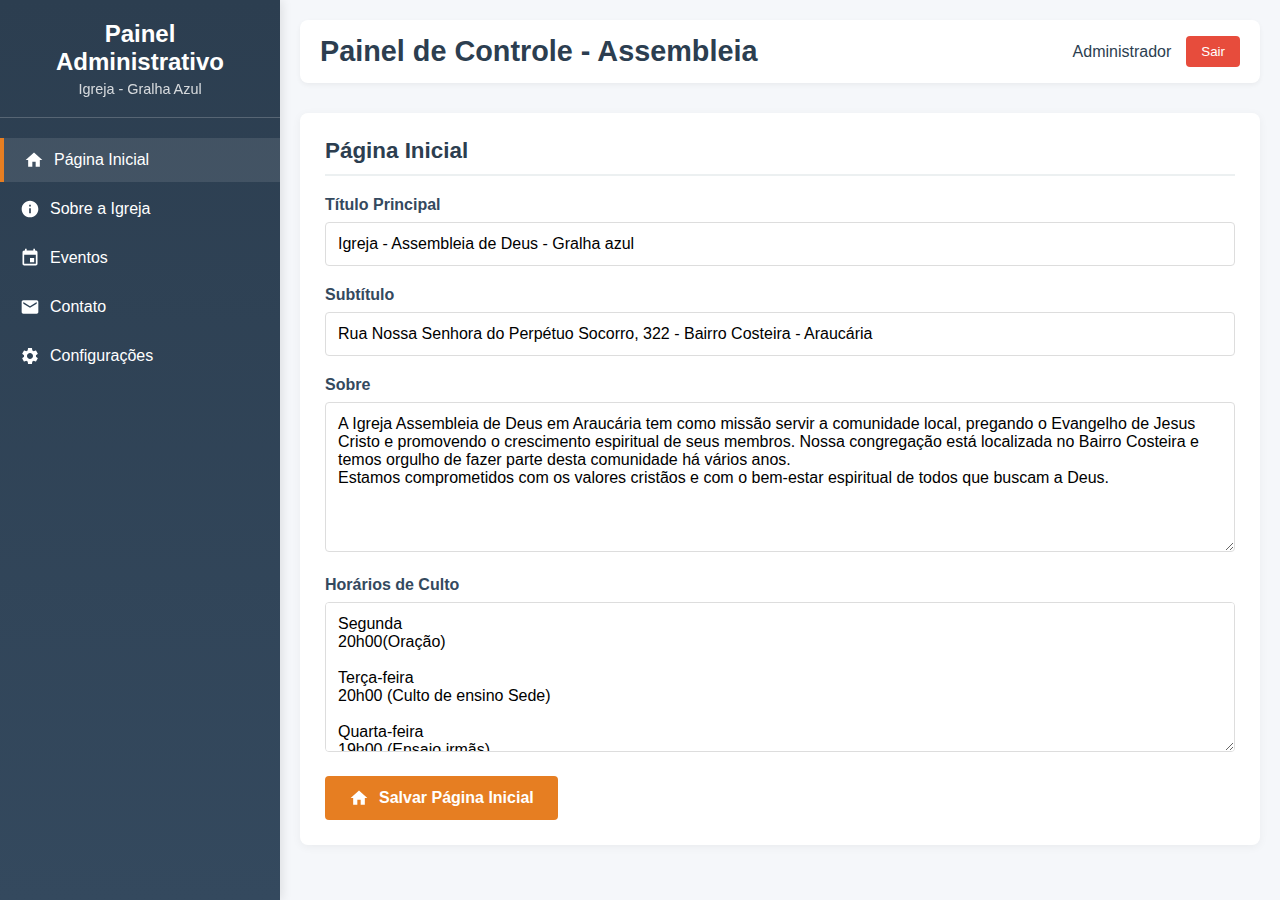
<file: admin.html>
<!DOCTYPE html>
<html lang="pt-BR">
<head>
    <meta charset="UTF-8">
    <meta name="viewport" content="width=device-width, initial-scale=1.0">
    <title>Painel Administrativo - Igreja</title>
    <style>
        :root {
            --primary-color: #2c3e50;
            --secondary-color: #34495e;
            --accent-color: #e67e22;
            --danger-color: #e74c3c;
            --success-color: #2ecc71;
            --light-color: #ecf0f1;
            --dark-color: #2c3e50;
        }
        
        * {
            margin: 0;
            padding: 0;
            box-sizing: border-box;
            font-family: 'Segoe UI', Tahoma, Geneva, Verdana, sans-serif;
        }
        
        body {
            background-color: #f5f7fa;
            color: var(--dark-color);
        }
        
        .admin-container {
            display: flex;
            min-height: 100vh;
        }
        
        .sidebar {
            width: 280px;
            background: linear-gradient(to bottom, var(--primary-color), var(--secondary-color));
            color: white;
            padding: 20px 0;
            box-shadow: 2px 0 10px rgba(0,0,0,0.1);
        }
        
        .sidebar-header {
            padding: 0 20px 20px;
            border-bottom: 1px solid rgba(255,255,255,0.2);
            margin-bottom: 20px;
            text-align: center;
        }
        
        .sidebar-header h2 {
            font-size: 1.5rem;
            margin-bottom: 5px;
        }
        
        .sidebar-header p {
            font-size: 0.9rem;
            opacity: 0.8;
        }
        
        .sidebar-menu {
            list-style: none;
        }
        
        .sidebar-menu li {
            margin-bottom: 5px;
        }
        
        .sidebar-menu a {
            display: flex;
            align-items: center;
            padding: 12px 20px;
            color: white;
            text-decoration: none;
            transition: all 0.3s;
        }
        
        .sidebar-menu a i {
            margin-right: 10px;
            font-size: 1.2rem;
        }
        
        .sidebar-menu a:hover, .sidebar-menu a.active {
            background-color: rgba(255,255,255,0.1);
            border-left: 4px solid var(--accent-color);
        }
        
        .main-content {
            flex: 1;
            padding: 20px;
            overflow-y: auto;
        }
        
        .header {
            display: flex;
            justify-content: space-between;
            align-items: center;
            margin-bottom: 30px;
            padding: 15px 20px;
            background-color: white;
            border-radius: 8px;
            box-shadow: 0 2px 5px rgba(0,0,0,0.05);
        }
        
        .header h1 {
            font-size: 1.8rem;
            color: var(--dark-color);
        }
        
        .user-info {
            display: flex;
            align-items: center;
        }
        
        .user-info span {
            margin-right: 15px;
        }
        
        .logout-btn {
            background-color: var(--danger-color);
            color: white;
            border: none;
            padding: 8px 15px;
            border-radius: 4px;
            cursor: pointer;
            transition: background-color 0.3s;
        }
        
        .logout-btn:hover {
            background-color: #c0392b;
        }
        
        .content-section {
            background-color: white;
            border-radius: 8px;
            padding: 25px;
            box-shadow: 0 2px 10px rgba(0,0,0,0.05);
            margin-bottom: 25px;
        }
        
        .content-section h2 {
            margin-bottom: 20px;
            color: var(--primary-color);
            font-size: 1.4rem;
            padding-bottom: 10px;
            border-bottom: 2px solid var(--light-color);
        }
        
        .form-group {
            margin-bottom: 20px;
        }
        
        .form-group label {
            display: block;
            margin-bottom: 8px;
            font-weight: 600;
            color: var(--secondary-color);
        }
        
        .form-control {
            width: 100%;
            padding: 12px;
            border: 1px solid #ddd;
            border-radius: 4px;
            font-size: 1rem;
            transition: border 0.3s;
        }
        
        .form-control:focus {
            border-color: var(--accent-color);
            outline: none;
            box-shadow: 0 0 0 2px rgba(230, 126, 34, 0.2);
        }
        
        textarea.form-control {
            min-height: 150px;
            resize: vertical;
        }
        
        .btn {
            padding: 12px 24px;
            border: none;
            border-radius: 4px;
            cursor: pointer;
            font-size: 1rem;
            font-weight: 600;
            transition: all 0.3s;
            display: inline-flex;
            align-items: center;
            justify-content: center;
        }
        
        .btn i {
            margin-right: 8px;
        }
        
        .btn-primary {
            background-color: var(--accent-color);
            color: white;
        }
        
        .btn-primary:hover {
            background-color: #d35400;
            transform: translateY(-2px);
        }
        
        .btn-success {
            background-color: var(--success-color);
            color: white;
        }
        
        .btn-success:hover {
            background-color: #27ae60;
        }
        
        .tab-container {
            margin-top: 20px;
        }
        
        .tabs {
            display: flex;
            border-bottom: 1px solid #ddd;
            margin-bottom: 20px;
        }
        
        .tab {
            padding: 12px 24px;
            cursor: pointer;
            border-bottom: 3px solid transparent;
            font-weight: 500;
            transition: all 0.3s;
        }
        
        .tab.active {
            border-bottom: 3px solid var(--accent-color);
            font-weight: 600;
            color: var(--accent-color);
        }
        
        .tab-content {
            display: none;
        }
        
        .tab-content.active {
            display: block;
        }
        
        .alert {
            padding: 15px;
            border-radius: 4px;
            margin-bottom: 20px;
            display: flex;
            align-items: center;
        }
        
        .alert i {
            margin-right: 10px;
            font-size: 1.2rem;
        }
        
        .alert-success {
            background-color: #d4edda;
            color: #155724;
            border: 1px solid #c3e6cb;
        }
        
        .alert-error {
            background-color: #f8d7da;
            color: #721c24;
            border: 1px solid #f5c6cb;
        }
        
        .form-row {
            display: flex;
            gap: 20px;
        }
        
        .form-row .form-group {
            flex: 1;
        }
        
        .event-item {
            background-color: var(--light-color);
            padding: 15px;
            border-radius: 4px;
            margin-bottom: 10px;
            display: flex;
            justify-content: space-between;
            align-items: center;
        }
        
        .event-actions {
            display: flex;
            gap: 10px;
        }
        
        .btn-sm {
            padding: 6px 12px;
            font-size: 0.9rem;
        }
        
        .btn-edit {
            background-color: #3498db;
            color: white;
        }
        
        .btn-delete {
            background-color: var(--danger-color);
            color: white;
        }
        
        @media (max-width: 768px) {
            .admin-container {
                flex-direction: column;
            }
            
            .sidebar {
                width: 100%;
                height: auto;
            }
            
            .sidebar-menu {
                display: flex;
                overflow-x: auto;
            }
            
            .sidebar-menu li {
                flex-shrink: 0;
                margin-bottom: 0;
            }
            
            .form-row {
                flex-direction: column;
                gap: 0;
            }
        }
        
        /* Ícones simulados */
        .icon {
            display: inline-block;
            width: 20px;
            height: 20px;
            margin-right: 10px;
            background-color: currentColor;
            mask-size: cover;
        }
        
        .icon-home { mask: url("data:image/svg+xml,%3Csvg xmlns='http://www.w3.org/2000/svg' viewBox='0 0 24 24'%3E%3Cpath d='M10 20v-6h4v6h5v-8h3L12 3 2 12h3v8z'/%3E%3C/svg%3E"); }
        .icon-about { mask: url("data:image/svg+xml,%3Csvg xmlns='http://www.w3.org/2000/svg' viewBox='0 0 24 24'%3E%3Cpath d='M12 2C6.48 2 2 6.48 2 12s4.48 10 10 10 10-4.48 10-10S17.52 2 12 2zm1 15h-2v-6h2v6zm0-8h-2V7h2v2z'/%3E%3C/svg%3E"); }
        .icon-events { mask: url("data:image/svg+xml,%3Csvg xmlns='http://www.w3.org/2000/svg' viewBox='0 0 24 24'%3E%3Cpath d='M17 12h-5v5h5v-5zM16 1v2H8V1H6v2H5c-1.11 0-1.99.9-1.99 2L3 19c0 1.1.89 2 2 2h14c1.1 0 2-.9 2-2V5c0-1.1-.9-2-2-2h-1V1h-2zm3 18H5V8h14v11z'/%3E%3C/svg%3E"); }
        .icon-contact { mask: url("data:image/svg+xml,%3Csvg xmlns='http://www.w3.org/2000/svg' viewBox='0 0 24 24'%3E%3Cpath d='M20 4H4c-1.1 0-1.99.9-1.99 2L2 18c0 1.1.9 2 2 2h16c1.1 0 2-.9 2-2V6c0-1.1-.9-2-2-2zm0 4l-8 5-8-5V6l8 5 8-5v2z'/%3E%3C/svg%3E"); }
        .icon-settings { mask: url("data:image/svg+xml,%3Csvg xmlns='http://www.w3.org/2000/svg' viewBox='0 0 24 24'%3E%3Cpath d='M19.14 12.94c.04-.3.06-.61.06-.94 0-.32-.02-.64-.07-.94l2.03-1.58c.18-.14.23-.41.12-.61l-1.92-3.32c-.12-.22-.37-.29-.59-.22l-2.39.96c-.5-.38-1.03-.7-1.62-.94l-.36-2.54c-.04-.24-.24-.41-.48-.41h-3.84c-.24 0-.43.17-.47.41l-.36 2.54c-.59.24-1.13.57-1.62.94l-2.39-.96c-.22-.08-.47 0-.59.22L2.74 8.87c-.12.21-.08.47.12.61l2.03 1.58c-.05.3-.09.63-.09.94s.02.64.07.94l-2.03 1.58c-.18.14-.23.41-.12.61l1.92 3.32c.12.22.37.29.59.22l2.39-.96c.5.38 1.03.7 1.62.94l.36 2.54c.05.24.24.41.48.41h3.84c.24 0 .44-.17.47-.41l.36-2.54c.59-.24 1.13-.56 1.62-.94l2.39.96c.22.08.47 0 .59-.22l1.92-3.32c.12-.22.07-.47-.12-.61l-2.01-1.58zM12 15.6c-1.98 0-3.6-1.62-3.6-3.6s1.62-3.6 3.6-3.6 3.6 1.62 3.6 3.6-1.62 3.6-3.6 3.6z'/%3E%3C/svg%3E"); }
    </style>
</head>
<body>
    <div class="admin-container">
        <!-- Sidebar -->
        <div class="sidebar">
            <div class="sidebar-header">
                <h2>Painel Administrativo</h2>
                <p>Igreja - Gralha Azul</p>
            </div>
            <ul class="sidebar-menu">
                <li><a href="#" class="active" data-tab="home"><span class="icon icon-home"></span> Página Inicial</a></li>
                <li><a href="#" data-tab="about"><span class="icon icon-about"></span> Sobre a Igreja</a></li>
                <li><a href="#" data-tab="events"><span class="icon icon-events"></span> Eventos</a></li>
                <li><a href="#" data-tab="contact"><span class="icon icon-contact"></span> Contato</a></li>
                <li><a href="#" data-tab="settings"><span class="icon icon-settings"></span> Configurações</a></li>
            </ul>
        </div>
        
        <!-- Conteúdo Principal -->
        <div class="main-content">
            <div class="header">
                <h1>Painel de Controle - Assembleia</h1>
                <div class="user-info">
                    <span>Administrador</span>
                    <button class="logout-btn">Sair</button>
                </div>
            </div>
            
            <!-- Alertas -->
            <div id="alert-area"></div>
            
            <!-- Conteúdo da Página Inicial -->
            <div class="content-section tab-content active" id="home-content">
                <h2>Página Inicial</h2>
                
                <div class="form-group">
                    <label for="home-title">Título Principal</label>
                    <input type="text" id="home-title" class="form-control" value="Igreja - Assembleia de Deus - Gralha azul">
                </div>
                
                <div class="form-group">
                    <label for="home-subtitle">Subtítulo</label>
                    <input type="text" id="home-subtitle" class="form-control" value="Rua Nossa Senhora do Perpétuo Socorro, 322 - Bairro Costeira - Araucária">
                </div>
                
                <div class="form-group">
                    <label for="home-welcome">Sobre</label>
                    <textarea id="home-welcome" class="form-control">A Igreja Assembleia de Deus em Araucária tem como missão servir a comunidade local, pregando o Evangelho de Jesus Cristo e promovendo o crescimento espiritual de seus membros. Nossa congregação está localizada no Bairro Costeira e temos orgulho de fazer parte desta comunidade há vários anos.
Estamos comprometidos com os valores cristãos e com o bem-estar espiritual de todos que buscam a Deus.</textarea>
                </div>
                
                <div class="form-group">
                    <label for="home-service-times">Horários de Culto</label>
                    <textarea id="home-service-times" class="form-control">
Segunda
20h00(Oração)

Terça-feira
20h00 (Culto de ensino Sede)

Quarta-feira
19h00 (Ensaio irmãs)

Quinta-feira
19h00 (Ensaio irmãos)

sexta-feira
20h00 (Culto de ensino)

Domingo
09h00 (EBD)

Domingo
19h00 (Culto)</textarea>
                </div>
                
                <button class="btn btn-primary" onclick="saveHomeContent()"><span class="icon icon-home"></span> Salvar Página Inicial</button>
            </div>
            
            <!-- Conteúdo Sobre a Igreja -->
            <div class="content-section tab-content" id="about-content">
                <h2>Sobre a Igreja</h2>
                
                <div class="form-group">
                    <label for="about-history">Sobre</label>
                    <textarea id="about-history" class="form-control">A Igreja Assembleia de Deus em Araucária tem como missão servir a comunidade local, pregando o Evangelho de Jesus Cristo e promovendo o crescimento espiritual de seus membros.

Nossa congregação está localizada no Bairro Costeira e temos orgulho de fazer parte desta comunidade há vários anos.

Estamos comprometidos com os valores cristãos e com o bem-estar espiritual de todos que buscam a Deus.</textarea>
                </div>
                
                <div class="form-group">
                    <label for="about-mission">Nossa ministerios</label>
                    <textarea id="about-mission" class="form-control"> 
Ministério de Acolhimento;
Voltado para receber novos membros e integrá-los à comunidade.
Ministério de Louvor;
Responsável pela música e adoração em nossos cultos.
Ministério Social:
Desenvolve projetos de assistência e apoio à comunidade local.

</textarea>
                </div>
                
                <div class="form-group">
                    <label for="about-values">Nossos Valores</label>
                    <textarea id="about-values" class="form-control">- Fé em Deus
- Amor ao próximo
- Compromisso com a verdade
- Serviço à comunidade</textarea>
                </div>
                
                <button class="btn btn-primary" onclick="saveAboutContent()"><span class="icon icon-about"></span> Salvar Sobre a Igreja</button>
            </div>
            
            <!-- Conteúdo Eventos -->
            <div class="content-section tab-content" id="events-content">
                <h2>Gerenciar Eventos</h2>
                
                <div class="tab-container">
                    <div class="tabs">
                        <div class="tab active" data-event-tab="list">Eventos Programados</div>
                        <div class="tab" data-event-tab="add">Adicionar Evento</div>
                    </div>
                    
                    <div class="tab-content active" id="events-list">
                        <div class="event-item">
                            <div>
                                <strong>Culto da Unaadar</strong><br>
                                <small>20/09 9:00 - 21:30 Igreja Assembleia Sede</small>
                            </div>
                            <div class="event-actions">
                                <button class="btn btn-edit btn-sm">Editar</button>
                                <button class="btn btn-delete btn-sm">Excluir</button>
                            </div>
                        </div>
                         <strong>Congresso Kids</strong><br>
                                <small>12/10 9:00 - 21:30 Igreja Assembleia Sede</small>
                            </div>
                            <div class="event-actions">
                                <button class="btn btn-edit btn-sm">Editar</button>
                                <button class="btn btn-delete btn-sm">Excluir</button>
                            </div>
                        </div>
                        
                        <div class="event-item">
                            <div>
                                <strong>Congresso Unaadar</strong><br>
                                <small>03 a 05 19:00 - 21:30 Igreja Assembleia Sede</small>
                            </div>
                            <div class="event-actions">
                                <button class="btn btn-edit btn-sm">Editar</button>
                                <button class="btn btn-delete btn-sm">Excluir</button>
                            </div>
                        </div>
                    </div>
                    
                    <div class="tab-content" id="events-add">
                        <div class="form-row">
                            <div class="form-group">
                                <label for="event-title">Título do Evento</label>
                                <input type="text" id="event-title" class="form-control">
                            </div>
                            
                            <div class="form-group">
                                <label for="event-date">Data do Evento</label>
                                <input type="date" id="event-date" class="form-control">
                            </div>
                        </div>
                        
                        <div class="form-row">
                            <div class="form-group">
                                <label for="event-time">Horário</label>
                                <input type="time" id="event-time" class="form-control">
                            </div>
                            
                            <div class="form-group">
                                <label for="event-location">Local</label>
                                <input type="text" id="event-location" class="form-control" value="Igreja">
                            </div>
                        </div>
                        
                        <div class="form-group">
                            <label for="event-description">Descrição do Evento</label>
                            <textarea id="event-description" class="form-control"></textarea>
                        </div>
                        
                        <button class="btn btn-success" onclick="addEvent()"><span class="icon icon-events"></span> Adicionar Evento</button>
                    </div>
                </div>
            </div>
            
            <!-- Conteúdo Contato -->
            <div class="content-section tab-content" id="contact-content">
                <h2>Entre em Contato</h2>
                
                <div class="form-row">
                    <div class="form-group">
                        <label for="contact-address">Endereço</label>
                        <input type="text" id="contact-address" class="form-control" value="Rua Nossa Senhora do Perpétuo Socorro, 322 - Bairro Costeira - Araucária">
                    </div>
                
                <div class="form-row">
                    <div class="form-group">
                        <label for="contact-phone">Telefone</label>
                        <input type="text" id="contact-phone" class="form-control" value="(41) 999601251">
                    </div>
                    
                    <div class="form-group">
                        <label for="contact-email">E-mail</label>
                        <input type="email" id="contact-email" class="form-control" value="igrejaassembleiaaraucaria@gmail.com">
                    </div>
                </div>
                
                <button class="btn btn-primary" onclick="saveContactContent()"><span class="icon icon-contact"></span> Salvar Contato</button>
            </div>
            
            <!-- Configurações -->
            <div class="content-section tab-content" id="settings-content">
                <h2>Configurações do Site</h2>
                
                <div class="form-group">
                    <label for="site-title">Gralha Azul</label>
                    <input type="text" id="site-title" class="form-control" value="Igreja - Nome da Sua Igreja">
                </div>
                
                <div class="form-group">
                    <label for="site-description">Descrição do Site</label>
                    <textarea id="site-description" class="form-control">Site oficial da Igreja Assembleia. Uma comunidade de fé, esperança e amor.</textarea>
                </div>
        
                </div>
                <button class="btn btn-primary" onclick="saveSettings()"><span class="icon icon-settings"></span> Salvar Configurações</button>
            </div>
        </div>
    </div>

    <script>
        // Navegação entre abas
        document.querySelectorAll('.sidebar-menu a').forEach(link => {
            link.addEventListener('click', function(e) {
                e.preventDefault();
                
                // Remove a classe active de todos os links
                document.querySelectorAll('.sidebar-menu a').forEach(item => {
                    item.classList.remove('active');
                });
                
                // Adiciona a classe active ao link clicado
                this.classList.add('active');
                
                // Oculta todos os conteúdos
                document.querySelectorAll('.tab-content').forEach(content => {
                    content.classList.remove('active');
                });
                
                // Mostra o conteúdo correspondente
                const tabId = this.getAttribute('data-tab');
                document.getElementById(`${tabId}-content`).classList.add('active');
            });
        });
        
        // Navegação entre abas de eventos
        document.querySelectorAll('[data-event-tab]').forEach(tab => {
            tab.addEventListener('click', function() {
                // Remove a classe active de todas as abas
                document.querySelectorAll('[data-event-tab]').forEach(item => {
                    item.classList.remove('active');
                });
                
                // Adiciona a classe active à aba clicada
                this.classList.add('active');
                
                // Oculta todos os conteúdos de evento
                document.querySelectorAll('#events-content .tab-content').forEach(content => {
                    content.classList.remove('active');
                });
                
                // Mostra o conteúdo correspondente
                const tabId = this.getAttribute('data-event-tab');
                document.getElementById(`events-${tabId}`).classList.add('active');
            });
        });
        
        // Funções para salvar conteúdo
        function showAlert(message, type) {
            const alertArea = document.getElementById('alert-area');
            const alert = document.createElement('div');
            alert.className = `alert alert-${type}`;
            
            // Ícone baseado no tipo
            const icon = type === 'success' ? '✓' : '⚠';
            alert.innerHTML = `<span>${icon}</span> ${message}`;
            
            alertArea.appendChild(alert);
            
            setTimeout(() => {
                alert.remove();
            }, 5000);
        }
        
        function saveHomeContent() {
            // Aqui você implementaria a lógica para salvar no seu backend
            showAlert('Conteúdo da página inicial salvo com sucesso!', 'success');
        }
        
        function saveAboutContent() {
            showAlert('Conteúdo sobre a igreja salvo com sucesso!', 'success');
        }
        
        function addEvent() {
            // Aqui você implementaria a lógica para adicionar um evento
            showAlert('Evento adicionado com sucesso!', 'success');
            
            // Limpar formulário
            document.getElementById('event-title').value = '';
        }
        
        function saveContactContent() {
            showAlert('Informações de contato salvas com sucesso!', 'success');
        }
        
        function saveSettings() {
            showAlert('Configurações salvas com sucesso!', 'success');
        }
    </script>
</body>
</html>
</file>
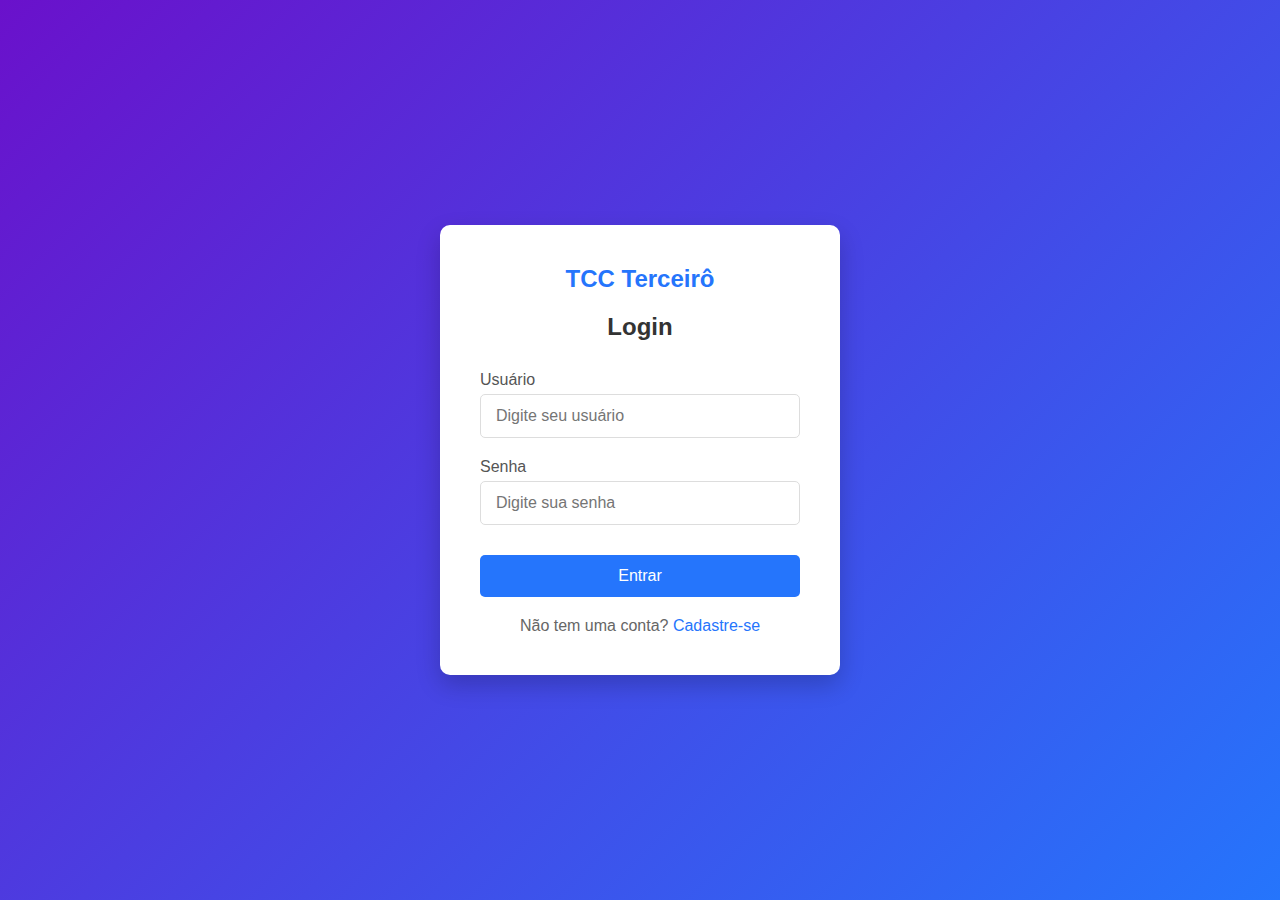
<file: login.html>
<!DOCTYPE html>
<html lang="pt-BR">
<head>
    <meta charset="UTF-8">
    <meta name="viewport" content="width=device-width, initial-scale=1.0">
    <title>Login - TCC Terceirô</title>
    <style>
        * {
            margin: 0;
            padding: 0;
            box-sizing: border-box;
            font-family: 'Segoe UI', Tahoma, Geneva, Verdana, sans-serif;
        }
        
        body {
            background: linear-gradient(135deg, #6a11cb 0%, #2575fc 100%);
            height: 100vh;
            display: flex;
            justify-content: center;
            align-items: center;
            padding: 20px;
        }
        
        .login-container {
            background-color: white;
            border-radius: 10px;
            box-shadow: 0 10px 25px rgba(0, 0, 0, 0.2);
            width: 100%;
            max-width: 400px;
            padding: 40px;
            position: relative;
        }
        
        .login-form h2 {
            text-align: center;
            margin-bottom: 30px;
            color: #333;
        }
        
        .form-group {
            margin-bottom: 20px;
        }
        
        .form-group label {
            display: block;
            margin-bottom: 5px;
            color: #555;
            font-weight: 500;
        }
        
        .form-group input {
            width: 100%;
            padding: 12px 15px;
            border: 1px solid #ddd;
            border-radius: 5px;
            font-size: 16px;
            transition: border-color 0.3s;
        }
        
        .form-group input:focus {
            border-color: #2575fc;
            outline: none;
        }
        
        .btn {
            width: 100%;
            padding: 12px;
            background-color: #2575fc;
            color: white;
            border: none;
            border-radius: 5px;
            font-size: 16px;
            cursor: pointer;
            transition: background-color 0.3s;
            margin-top: 10px;
        }
        
        .btn:hover {
            background-color: #1c64e0;
        }
        
        .btn-secondary {
            background-color: #6c757d;
        }
        
        .btn-secondary:hover {
            background-color: #5a6268;
        }
        
        .signup-link {
            text-align: center;
            margin-top: 20px;
            color: #666;
        }
        
        .signup-link a {
            color: #2575fc;
            text-decoration: none;
            cursor: pointer;
        }
        
        .error-message {
            color: #e74c3c;
            font-size: 14px;
            margin-top: 5px;
            display: none;
            text-align: center;
        }
        
        .success-message {
            color: #27ae60;
            font-size: 14px;
            margin-top: 5px;
            display: none;
            text-align: center;
        }
        
        .user-info {
            display: none;
            text-align: center;
        }
        
        .user-info h2 {
            color: #2575fc;
            margin-bottom: 20px;
        }
        
        .user-details {
            background-color: #f8f9fa;
            padding: 15px;
            border-radius: 5px;
            margin-bottom: 20px;
        }
        
        .hidden {
            display: none;
        }
        
        .logo {
            text-align: center;
            margin-bottom: 20px;
        }
        
        .logo h1 {
            color: #2575fc;
            font-size: 24px;
        }
    </style>
</head>
<body>
    <div class="login-container">
        <div class="logo">
            <h1>TCC Terceirô</h1>
        </div>
        
        <div id="loginForm" class="login-form">
            <h2>Login</h2>
            <div class="form-group">
                <label for="username">Usuário</label>
                <input type="text" id="username" name="username" required placeholder="Digite seu usuário">
            </div>
            <div class="form-group">
                <label for="password">Senha</label>
                <input type="password" id="password" name="password" required placeholder="Digite sua senha">
            </div>
            <button type="button" class="btn" onclick="login()">Entrar</button>
            <div class="error-message" id="errorMessage">Usuário ou senha incorretos!</div>
            <div class="signup-link">
                Não tem uma conta? <a onclick="showRegisterForm()">Cadastre-se</a>
            </div>
        </div>

        <div id="registerForm" class="login-form hidden">
            <h2>Criar Conta</h2>
            <div class="form-group">
                <label for="newUsername">Usuário</label>
                <input type="text" id="newUsername" name="newUsername" required placeholder="Escolha um usuário">
            </div>
            <div class="form-group">
                <label for="newPassword">Senha</label>
                <input type="password" id="newPassword" name="newPassword" required placeholder="Crie uma senha">
            </div>
            <div class="form-group">
                <label for="confirmPassword">Confirmar Senha</label>
                <input type="password" id="confirmPassword" name="confirmPassword" required placeholder="Repita a senha">
            </div>
            <button type="button" class="btn" onclick="register()">Criar Conta</button>
            <div class="error-message" id="registerErrorMessage"></div>
            <div class="success-message" id="registerSuccessMessage">Conta criada com sucesso!</div>
            <div class="signup-link">
                Já tem uma conta? <a onclick="showLoginForm()">Faça login</a>
            </div>
        </div>
        
        <div id="userInfo" class="user-info">
            <h2>Login realizado com sucesso!</h2>
            <div class="user-details">
                <p>Bem-vindo, <span id="userDisplayName"></span>!</p>
            </div>
            <button class="btn btn-secondary" onclick="logout()">Sair</button>
        </div>
    </div>

    <script>
        // Verificar se já está logado ao carregar a página
        document.addEventListener('DOMContentLoaded', function() {
            const currentUser = JSON.parse(localStorage.getItem('currentUser'));
            if (currentUser) {
                showUserInfo(currentUser);
            }
        });
        
        // Mostrar formulário de registro
        function showRegisterForm() {
            document.getElementById('loginForm').classList.add('hidden');
            document.getElementById('registerForm').classList.remove('hidden');
            document.getElementById('userInfo').classList.add('hidden');
            clearMessages();
        }
        
        // Mostrar formulário de login
        function showLoginForm() {
            document.getElementById('registerForm').classList.add('hidden');
            document.getElementById('loginForm').classList.remove('hidden');
            document.getElementById('userInfo').classList.add('hidden');
            clearMessages();
        }
        
        // Mostrar informações do usuário
        function showUserInfo(user) {
            document.getElementById('loginForm').classList.add('hidden');
            document.getElementById('registerForm').classList.add('hidden');
            document.getElementById('userInfo').classList.remove('hidden');
            document.getElementById('userDisplayName').textContent = user.username;
        }
        
        // Limpar mensagens
        function clearMessages() {
            document.getElementById('errorMessage').style.display = 'none';
            document.getElementById('registerErrorMessage').style.display = 'none';
            document.getElementById('registerSuccessMessage').style.display = 'none';
        }
        
        // Registrar novo usuário
        function register() {
            const newUsername = document.getElementById('newUsername').value;
            const newPassword = document.getElementById('newPassword').value;
            const confirmPassword = document.getElementById('confirmPassword').value;
            
            const errorMessage = document.getElementById('registerErrorMessage');
            const successMessage = document.getElementById('registerSuccessMessage');
            
            // Validações
            if (newPassword !== confirmPassword) {
                errorMessage.textContent = 'As senhas não coincidem!';
                errorMessage.style.display = 'block';
                successMessage.style.display = 'none';
                return;
            }
            
            if (newPassword.length < 4) {
                errorMessage.textContent = 'A senha deve ter pelo menos 4 caracteres!';
                errorMessage.style.display = 'block';
                successMessage.style.display = 'none';
                return;
            }
            
            // Verificar se já existem usuários cadastrados
            let users = JSON.parse(localStorage.getItem('users')) || [];
            
            // Verificar se o usuário já existe
            if (users.some(user => user.username === newUsername)) {
                errorMessage.textContent = 'Este usuário já existe!';
                errorMessage.style.display = 'block';
                successMessage.style.display = 'none';
                return;
            }
            
            // Adicionar novo usuário
            users.push({
                username: newUsername,
                password: newPassword
            });
            
            localStorage.setItem('users', JSON.stringify(users));
            
            successMessage.style.display = 'block';
            errorMessage.style.display = 'none';
            
            // Limpar formulário
            document.getElementById('newUsername').value = '';
            document.getElementById('newPassword').value = '';
            document.getElementById('confirmPassword').value = '';
            
            // Mostrar formulário de login após 2 segundos
            setTimeout(() => {
                showLoginForm();
            }, 2000);
        }
        
        // Realizar login
        function login() {
            const username = document.getElementById('username').value;
            const password = document.getElementById('password').value;
            
            const errorMessage = document.getElementById('errorMessage');
            
            // Obter usuários do localStorage
            const users = JSON.parse(localStorage.getItem('users')) || [];
            
            // Verificar credenciais
            const user = users.find(user => user.username === username && user.password === password);
            
            if (user) {
                // Login bem-sucedido
                errorMessage.style.display = 'none';
                
                // Salvar sessão do usuário
                localStorage.setItem('currentUser', JSON.stringify(user));
                
                // Mostrar informações do usuário
                showUserInfo(user);
            } else {
                // Login falhou
                errorMessage.style.display = 'block';
            }
        }
        
        // Realizar logout
        function logout() {
            // Remover usuário atual do localStorage
            localStorage.removeItem('currentUser');
            
            // Mostrar formulário de login
            showLoginForm();
            
            // Limpar campos
            document.getElementById('username').value = '';
            document.getElementById('password').value = '';
        }
    </script>
</body>
</html>
</file>
